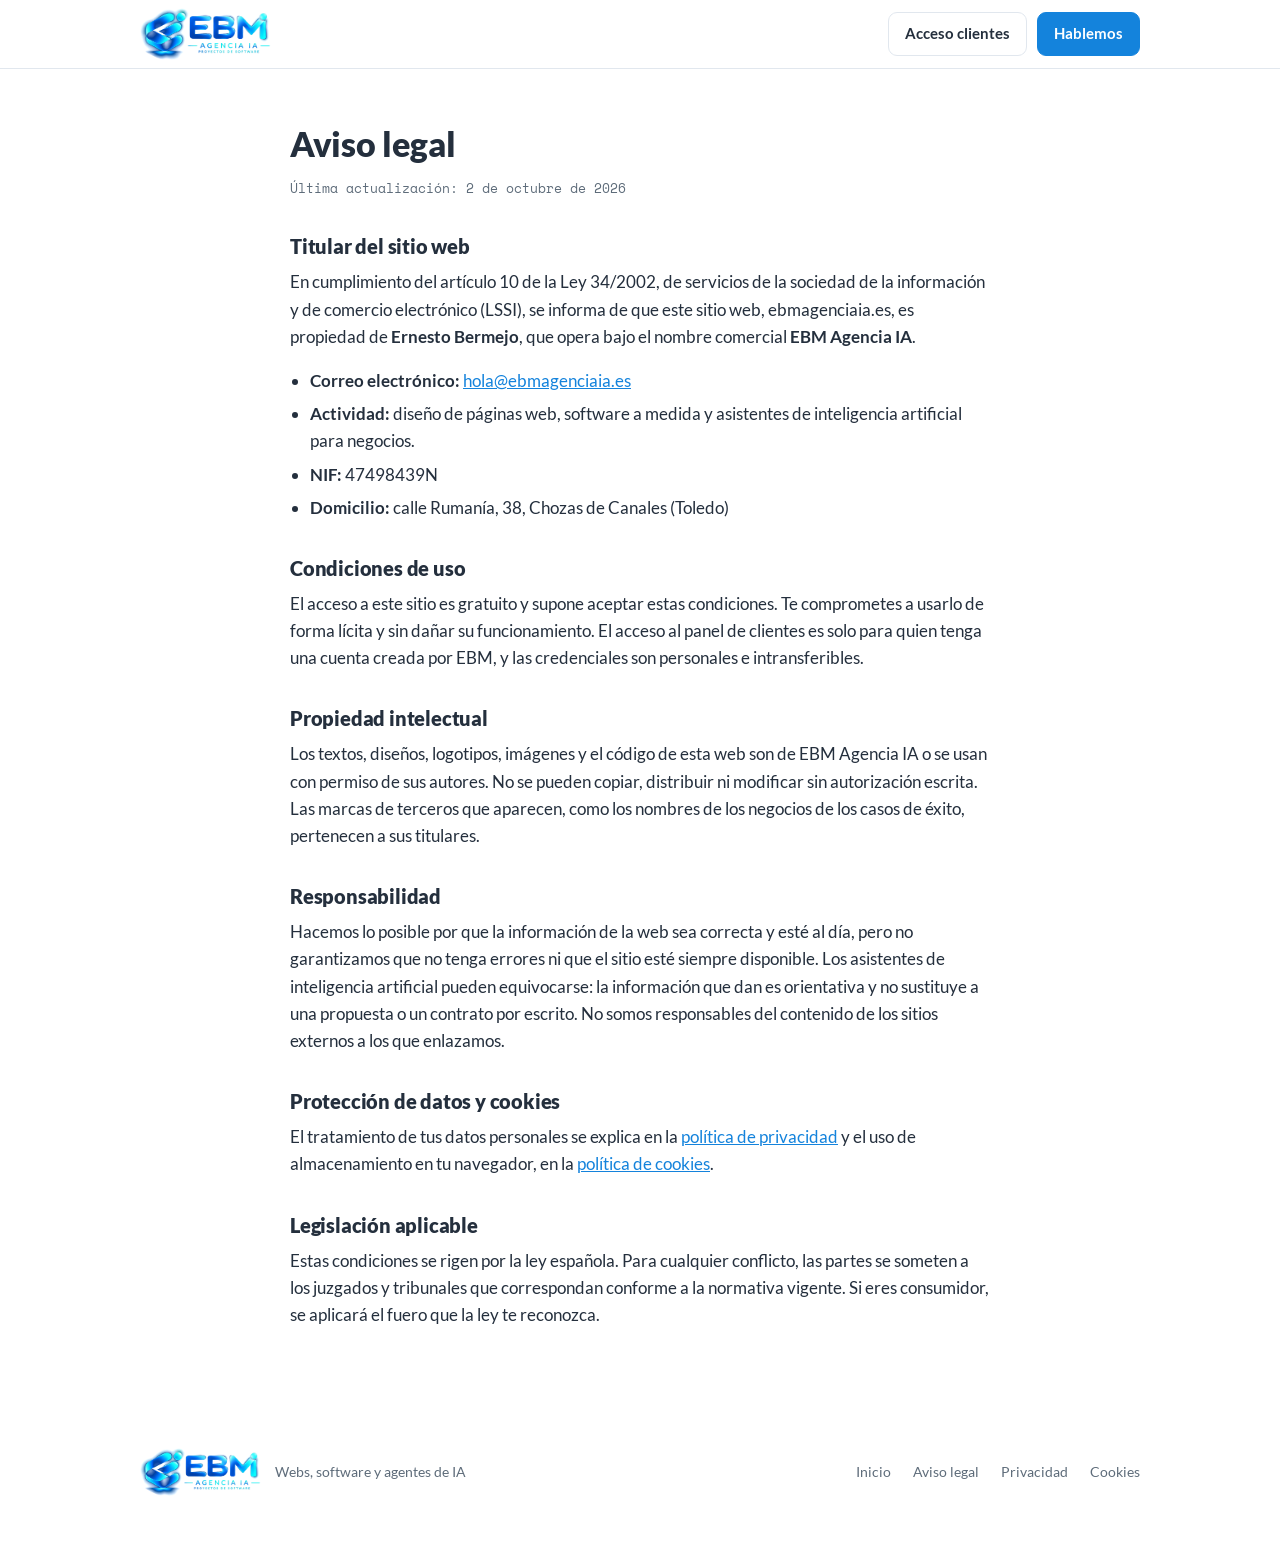
<file: aviso-legal.html>
<!doctype html>
<html lang="es">
<head>
  <meta charset="utf-8">
  <meta name="viewport" content="width=device-width, initial-scale=1">
  <title>Aviso legal · EBM Agencia IA</title>
  <meta name="description" content="Titular, condiciones de uso y responsabilidad del sitio web de EBM Agencia IA.">
  <link rel="canonical" href="https://ebmagenciaia.es/aviso-legal.html">
  <link rel="icon" href="/favicon.ico" sizes="48x48">
  <link rel="icon" type="image/png" href="/assets/favicon-192.png" sizes="192x192">
  <link rel="apple-touch-icon" href="/assets/apple-touch-icon.png">
  <link rel="stylesheet" href="css/fonts.css">
  <link rel="stylesheet" href="css/site.css">
  <style>
    .legal { max-width: 780px; padding-top: 48px; padding-bottom: 64px; }
    .legal h1 { margin-bottom: 8px; }
    .legal h2 { margin: 36px 0 10px; font-size: 20px; }
    .legal p, .legal li { color: var(--ink); }
    .legal ul { padding-left: 20px; display: flex; flex-direction: column; gap: 6px; }
    .legal .upd { color: var(--ink-soft); font-family: var(--mono); font-size: 12.5px; }
    .legal table { width: 100%; border-collapse: collapse; font-size: 14.5px; margin: 8px 0; }
    .legal th, .legal td { text-align: left; vertical-align: top; padding: 9px 10px; border-bottom: 1px solid var(--line); }
    .legal th { font-family: var(--mono); font-size: 11.5px; text-transform: uppercase; letter-spacing: .05em; color: var(--ink-soft); }
    .legal .scroll { overflow-x: auto; }
  </style>
</head>
<body>
  <header class="top">
    <div class="wrap navrow">
      <a class="brand" href="./" aria-label="EBM, inicio"><img src="assets/logo-ebm.png" alt="EBM"></a>
      <div class="nav-cta">
        <a class="btn small" href="admin/">Acceso clientes</a>
        <a class="btn primary small" href="./#contacto">Hablemos</a>
      </div>
    </div>
  </header>

  <main class="wrap legal">
    <h1>Aviso legal</h1>
    <p class="upd">Última actualización: 2 de octubre de 2026</p>

    <h2>Titular del sitio web</h2>
    <p>En cumplimiento del artículo 10 de la Ley 34/2002, de servicios de la sociedad de la información y de comercio electrónico (LSSI), se informa de que este sitio web, ebmagenciaia.es, es propiedad de <strong>Ernesto Bermejo</strong>, que opera bajo el nombre comercial <strong>EBM Agencia IA</strong>.</p>
    <ul>
      <li><strong>Correo electrónico:</strong> <a href="mailto:hola@ebmagenciaia.es">hola@ebmagenciaia.es</a></li>
      <li><strong>Actividad:</strong> diseño de páginas web, software a medida y asistentes de inteligencia artificial para negocios.</li>
      <li><strong>NIF:</strong> 47498439N</li>
      <li><strong>Domicilio:</strong> calle Rumanía, 38, Chozas de Canales (Toledo)</li>
    </ul>

    <h2>Condiciones de uso</h2>
    <p>El acceso a este sitio es gratuito y supone aceptar estas condiciones. Te comprometes a usarlo de forma lícita y sin dañar su funcionamiento. El acceso al panel de clientes es solo para quien tenga una cuenta creada por EBM, y las credenciales son personales e intransferibles.</p>

    <h2>Propiedad intelectual</h2>
    <p>Los textos, diseños, logotipos, imágenes y el código de esta web son de EBM Agencia IA o se usan con permiso de sus autores. No se pueden copiar, distribuir ni modificar sin autorización escrita. Las marcas de terceros que aparecen, como los nombres de los negocios de los casos de éxito, pertenecen a sus titulares.</p>

    <h2>Responsabilidad</h2>
    <p>Hacemos lo posible por que la información de la web sea correcta y esté al día, pero no garantizamos que no tenga errores ni que el sitio esté siempre disponible. Los asistentes de inteligencia artificial pueden equivocarse: la información que dan es orientativa y no sustituye a una propuesta o un contrato por escrito. No somos responsables del contenido de los sitios externos a los que enlazamos.</p>

    <h2>Protección de datos y cookies</h2>
    <p>El tratamiento de tus datos personales se explica en la <a href="privacidad.html">política de privacidad</a> y el uso de almacenamiento en tu navegador, en la <a href="cookies.html">política de cookies</a>.</p>

    <h2>Legislación aplicable</h2>
    <p>Estas condiciones se rigen por la ley española. Para cualquier conflicto, las partes se someten a los juzgados y tribunales que correspondan conforme a la normativa vigente. Si eres consumidor, se aplicará el fuero que la ley te reconozca.</p>

  </main>

  <footer>
    <div class="wrap foot-row">
      <div class="foot-brand"><img src="assets/logo-ebm.png" alt="EBM"><span>Webs, software y agentes de IA</span></div>
      <div class="foot-links">
        <a href="./">Inicio</a>
        <a href="aviso-legal.html">Aviso legal</a>
        <a href="privacidad.html">Privacidad</a>
        <a href="cookies.html">Cookies</a>
      </div>
    </div>
  </footer>
  <script src="js/track.js?v=1" defer></script>
</body>
</html>
</file>
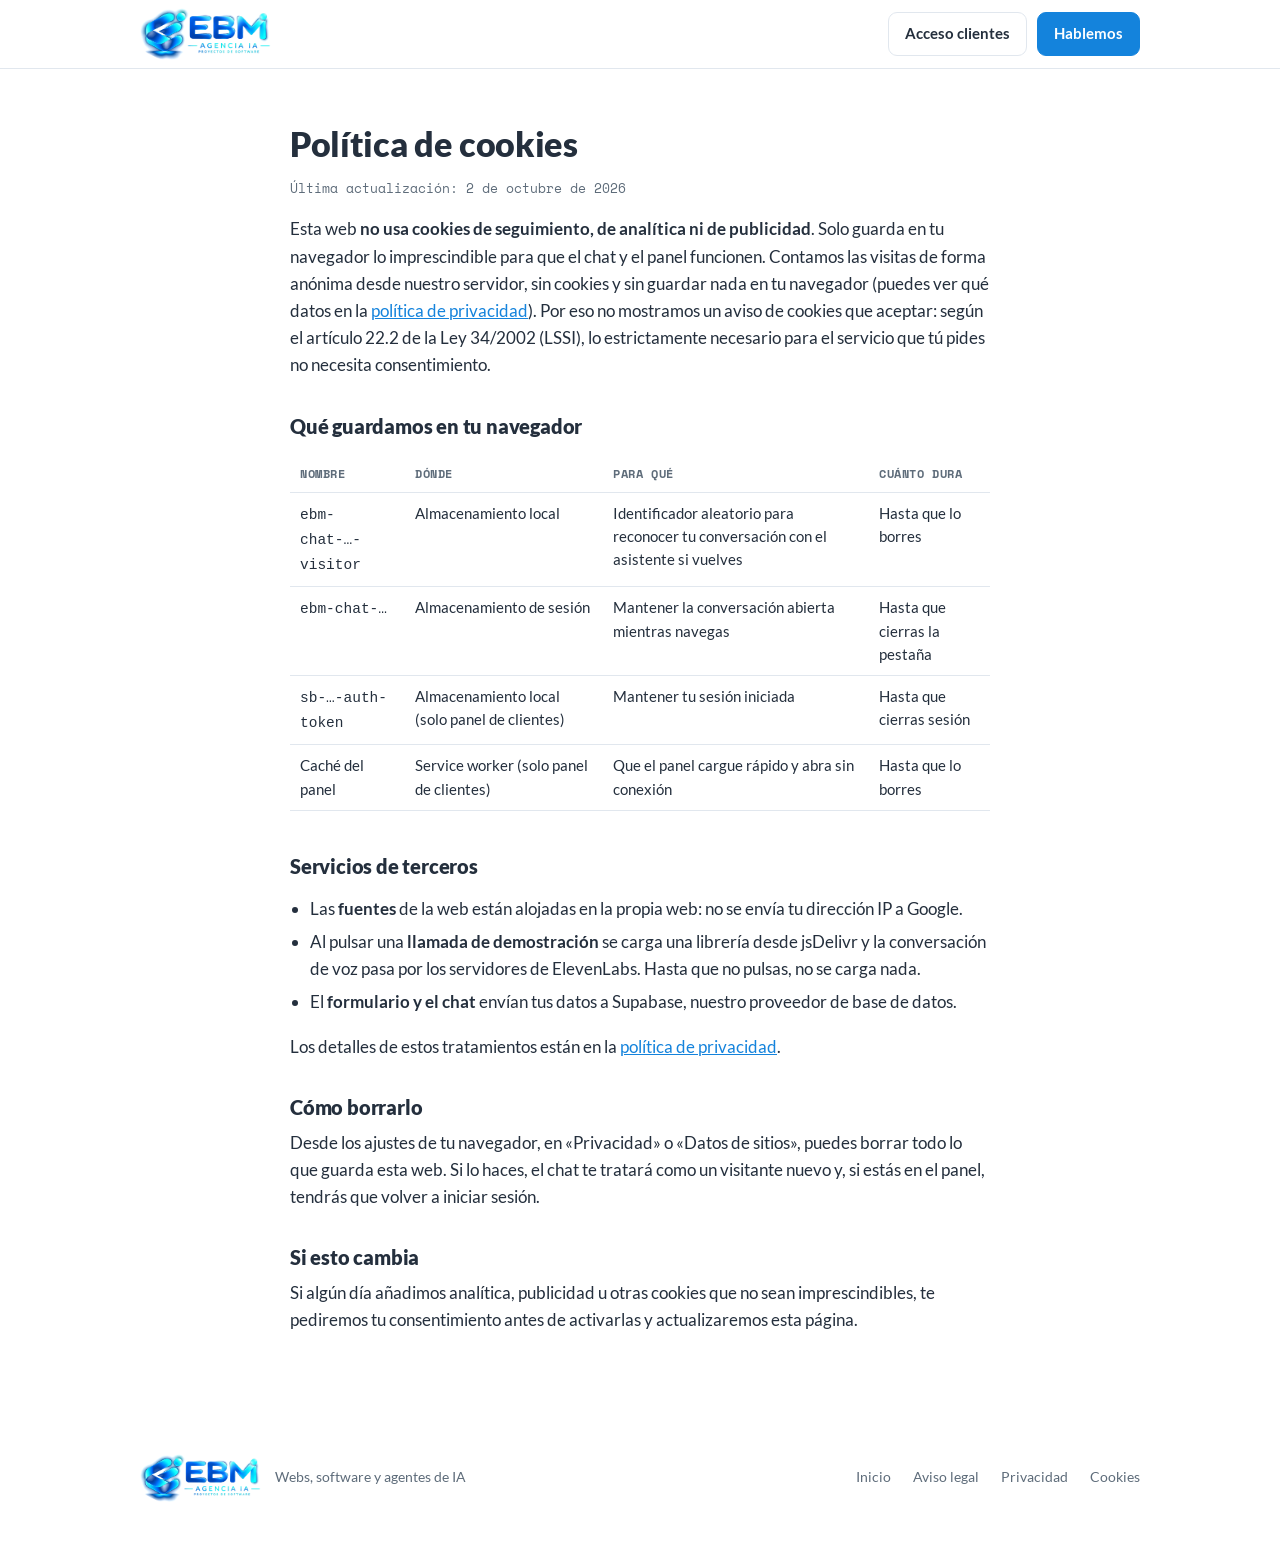
<file: cookies.html>
<!doctype html>
<html lang="es">
<head>
  <meta charset="utf-8">
  <meta name="viewport" content="width=device-width, initial-scale=1">
  <title>Política de cookies · EBM Agencia IA</title>
  <meta name="description" content="Qué guarda en tu navegador la web de EBM Agencia IA: solo lo imprescindible, sin cookies de seguimiento.">
  <link rel="canonical" href="https://ebmagenciaia.es/cookies.html">
  <link rel="icon" href="/favicon.ico" sizes="48x48">
  <link rel="icon" type="image/png" href="/assets/favicon-192.png" sizes="192x192">
  <link rel="apple-touch-icon" href="/assets/apple-touch-icon.png">
  <link rel="stylesheet" href="css/fonts.css">
  <link rel="stylesheet" href="css/site.css">
  <style>
    .legal { max-width: 780px; padding-top: 48px; padding-bottom: 64px; }
    .legal h1 { margin-bottom: 8px; }
    .legal h2 { margin: 36px 0 10px; font-size: 20px; }
    .legal p, .legal li { color: var(--ink); }
    .legal ul { padding-left: 20px; display: flex; flex-direction: column; gap: 6px; }
    .legal .upd { color: var(--ink-soft); font-family: var(--mono); font-size: 12.5px; }
    .legal table { width: 100%; border-collapse: collapse; font-size: 14.5px; margin: 8px 0; }
    .legal th, .legal td { text-align: left; vertical-align: top; padding: 9px 10px; border-bottom: 1px solid var(--line); }
    .legal th { font-family: var(--mono); font-size: 11.5px; text-transform: uppercase; letter-spacing: .05em; color: var(--ink-soft); }
    .legal .scroll { overflow-x: auto; }
    @media (max-width: 640px) {
      .legal thead { display: none; }
      .legal table, .legal tbody, .legal tr, .legal td { display: block; width: 100%; }
      .legal tr { border: 1px solid var(--line); border-radius: 12px; padding: 6px 12px; margin-bottom: 12px; background: var(--surface); }
      .legal td { border: 0; padding: 6px 0; }
      .legal td::before { content: attr(data-label); display: block; font-family: var(--mono); font-size: 11px; text-transform: uppercase; letter-spacing: .05em; color: var(--ink-soft); }
    }
  </style>
</head>
<body>
  <header class="top">
    <div class="wrap navrow">
      <a class="brand" href="./" aria-label="EBM, inicio"><img src="assets/logo-ebm.png" alt="EBM"></a>
      <div class="nav-cta">
        <a class="btn small" href="admin/">Acceso clientes</a>
        <a class="btn primary small" href="./#contacto">Hablemos</a>
      </div>
    </div>
  </header>

  <main class="wrap legal">
    <h1>Política de cookies</h1>
    <p class="upd">Última actualización: 2 de octubre de 2026</p>

    <p>Esta web <strong>no usa cookies de seguimiento, de analítica ni de publicidad</strong>. Solo guarda en tu navegador lo imprescindible para que el chat y el panel funcionen. Contamos las visitas de forma anónima desde nuestro servidor, sin cookies y sin guardar nada en tu navegador (puedes ver qué datos en la <a href="privacidad.html">política de privacidad</a>). Por eso no mostramos un aviso de cookies que aceptar: según el artículo 22.2 de la Ley 34/2002 (LSSI), lo estrictamente necesario para el servicio que tú pides no necesita consentimiento.</p>

    <h2>Qué guardamos en tu navegador</h2>
    <div class="scroll"><table>
      <thead><tr><th>Nombre</th><th>Dónde</th><th>Para qué</th><th>Cuánto dura</th></tr></thead>
      <tbody>
        <tr><td data-label="Nombre"><code>ebm-chat-…-visitor</code></td><td data-label="Dónde">Almacenamiento local</td><td data-label="Para qué">Identificador aleatorio para reconocer tu conversación con el asistente si vuelves</td><td data-label="Cuánto dura">Hasta que lo borres</td></tr>
        <tr><td data-label="Nombre"><code>ebm-chat-…</code></td><td data-label="Dónde">Almacenamiento de sesión</td><td data-label="Para qué">Mantener la conversación abierta mientras navegas</td><td data-label="Cuánto dura">Hasta que cierras la pestaña</td></tr>
        <tr><td data-label="Nombre"><code>sb-…-auth-token</code></td><td data-label="Dónde">Almacenamiento local (solo panel de clientes)</td><td data-label="Para qué">Mantener tu sesión iniciada</td><td data-label="Cuánto dura">Hasta que cierras sesión</td></tr>
        <tr><td data-label="Nombre">Caché del panel</td><td data-label="Dónde">Service worker (solo panel de clientes)</td><td data-label="Para qué">Que el panel cargue rápido y abra sin conexión</td><td data-label="Cuánto dura">Hasta que lo borres</td></tr>
      </tbody>
    </table></div>

    <h2>Servicios de terceros</h2>
    <ul>
      <li>Las <strong>fuentes</strong> de la web están alojadas en la propia web: no se envía tu dirección IP a Google.</li>
      <li>Al pulsar una <strong>llamada de demostración</strong> se carga una librería desde jsDelivr y la conversación de voz pasa por los servidores de ElevenLabs. Hasta que no pulsas, no se carga nada.</li>
      <li>El <strong>formulario y el chat</strong> envían tus datos a Supabase, nuestro proveedor de base de datos.</li>
    </ul>
    <p>Los detalles de estos tratamientos están en la <a href="privacidad.html">política de privacidad</a>.</p>

    <h2>Cómo borrarlo</h2>
    <p>Desde los ajustes de tu navegador, en «Privacidad» o «Datos de sitios», puedes borrar todo lo que guarda esta web. Si lo haces, el chat te tratará como un visitante nuevo y, si estás en el panel, tendrás que volver a iniciar sesión.</p>

    <h2>Si esto cambia</h2>
    <p>Si algún día añadimos analítica, publicidad u otras cookies que no sean imprescindibles, te pediremos tu consentimiento antes de activarlas y actualizaremos esta página.</p>

  </main>

  <footer>
    <div class="wrap foot-row">
      <div class="foot-brand"><img src="assets/logo-ebm.png" alt="EBM"><span>Webs, software y agentes de IA</span></div>
      <div class="foot-links">
        <a href="./">Inicio</a>
        <a href="aviso-legal.html">Aviso legal</a>
        <a href="privacidad.html">Privacidad</a>
        <a href="cookies.html">Cookies</a>
      </div>
    </div>
  </footer>
  <script src="js/track.js?v=1" defer></script>
</body>
</html>
</file>
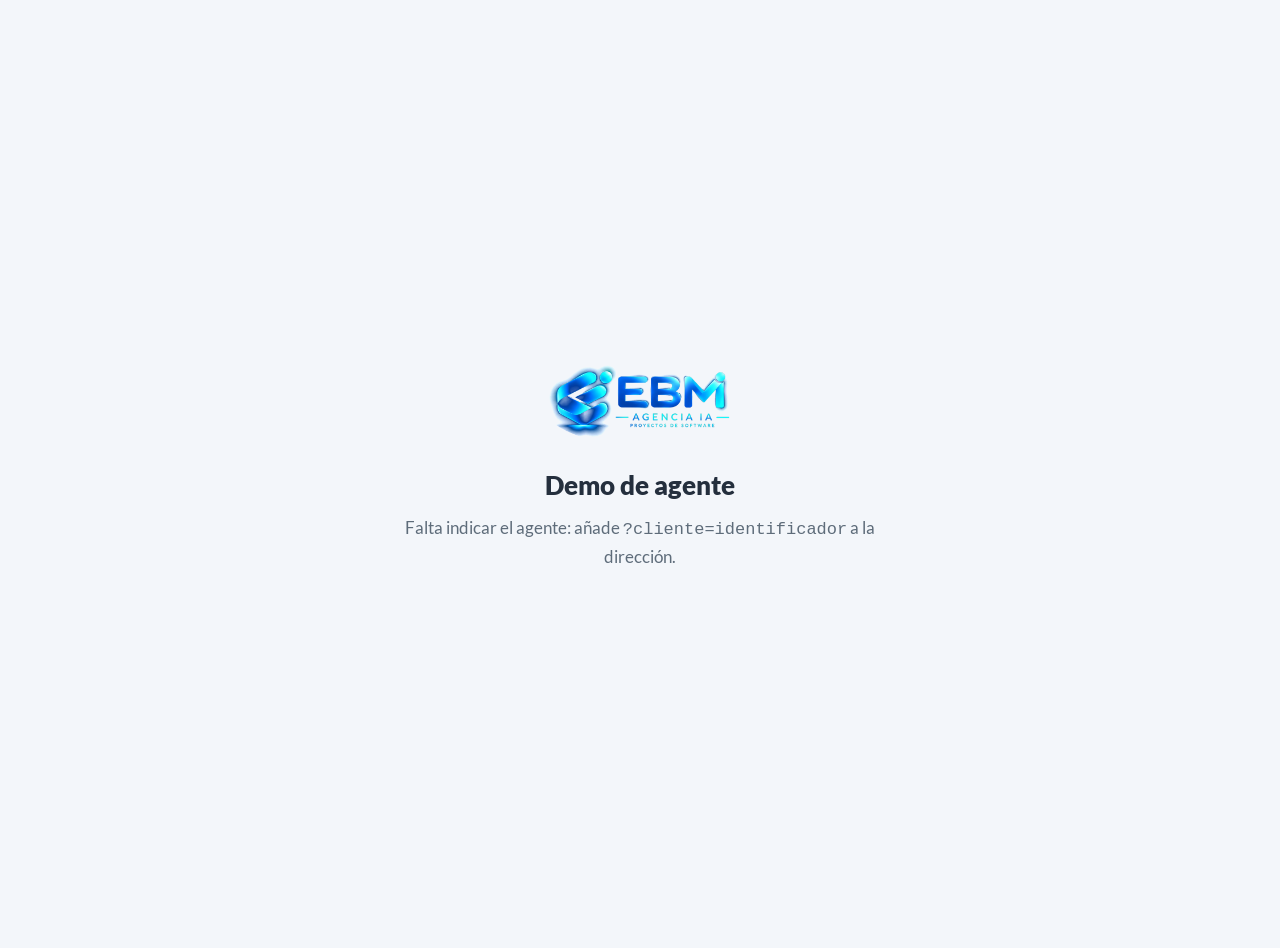
<file: demo.html>
<!doctype html>
<html lang="es">
<head>
  <meta charset="utf-8">
  <meta name="viewport" content="width=device-width, initial-scale=1">
  <meta name="robots" content="noindex">
  <title>EBM · Demo de agente</title>
  <link rel="icon" href="assets/logo-ebm.png">
  <link rel="stylesheet" href="css/fonts.css">
  <style>
    body { margin: 0; min-height: 100vh; display: grid; place-items: center; padding: 24px 16px;
      background: #F3F6FA; color: #242F3D; font: 400 17px/1.6 "Lato", -apple-system, "Segoe UI", Arial, sans-serif; }
    main { max-width: 520px; text-align: center; }
    img { height: 72px; width: auto; }
    h1 { font-size: 26px; font-weight: 900; margin: 20px 0 8px; text-wrap: balance; }
    p { margin: 0 0 12px; color: #5E6C7A; }
    /* Negocios con manual de marca propio (ver BRANDS en el script): colores y letras suyos. */
    body.brand { background: var(--bg); color: var(--ink); font-family: "Montserrat", -apple-system, "Segoe UI", Arial, sans-serif; font-size: 16px; }
    body.brand h1 { font-family: "Cormorant Garamond", Georgia, serif; font-weight: 600; font-size: 38px; line-height: 1.1; }
    body.brand p { color: var(--ink-soft); }
    body.brand main img { height: 150px; }
    body.brand .by { margin-top: 36px; font-size: 12.5px; color: var(--ink-soft); }
  </style>
</head>
<body>
  <main>
    <img src="assets/logo-ebm.png" alt="EBM">
    <h1 id="title">Demo de agente</h1>
    <p id="text">Falta indicar el agente: añade <code>?cliente=identificador</code> a la dirección.</p>
  </main>
  <script>
    // Página para enseñar el agente de cualquier cliente: demo.html?cliente=identificador&nombre=Nombre
    // (opcional &bienvenida=Texto del primer mensaje; el enlace que copia el panel ya lo lleva).
    const params = new URLSearchParams(location.search);
    const client = (params.get('cliente') || '').replace(/[^a-z0-9-]/g, '');
    const name = (params.get('nombre') || '').slice(0, 60);
    const welcome = (params.get('bienvenida') || '').slice(0, 300);
    // Marca de cada negocio que tiene manual de marca: color del chat, logo y fondo. Añadir aquí los nuevos.
    const BRANDS = {
      dzzero: { color: '#8B6231', bg: '#FAF6F5', ink: '#192E39', soft: '#5C6B74', logo: 'assets/dzzero-logo-completo.png', avatar: 'assets/dzzero-logo.png', button: 'marrón' },
    };
    const brand = BRANDS[client];
    if (brand) {
      document.body.classList.add('brand');
      document.body.style.setProperty('--bg', brand.bg);
      document.body.style.setProperty('--ink', brand.ink);
      document.body.style.setProperty('--ink-soft', brand.soft);
      const logo = document.querySelector('main img');
      logo.src = brand.logo;
      logo.alt = name || 'Logo';
      document.querySelector('link[rel=icon]').href = brand.avatar;
      document.title = `${name || 'Asistente'} · Asistente virtual`;
      const by = document.createElement('p');
      by.className = 'by';
      by.textContent = 'Con tecnología de EBM Agencia IA';
      document.querySelector('main').append(by);
    }
    if (client) {
      document.getElementById('title').textContent = name ? `Asistente de ${name}` : 'Demo de agente';
      document.getElementById('text').textContent = `Pulsa el botón ${brand ? brand.button : 'azul'} de abajo a la derecha y pregúntale lo que quieras. Con «Nueva», arriba en el chat, empiezas otra conversación.`;
      const script = document.createElement('script');
      script.src = 'js/chat.js?v=6';
      script.dataset.client = client;
      script.dataset.title = name || 'Asistente';
      if (brand) { script.dataset.color = brand.color; script.dataset.avatar = new URL(brand.avatar, location.href).href; }
      if (welcome) script.dataset.welcome = welcome;
      document.body.append(script);
    }
  </script>
  <script src="js/track.js?v=1" defer></script>
</body>
</html>
</file>
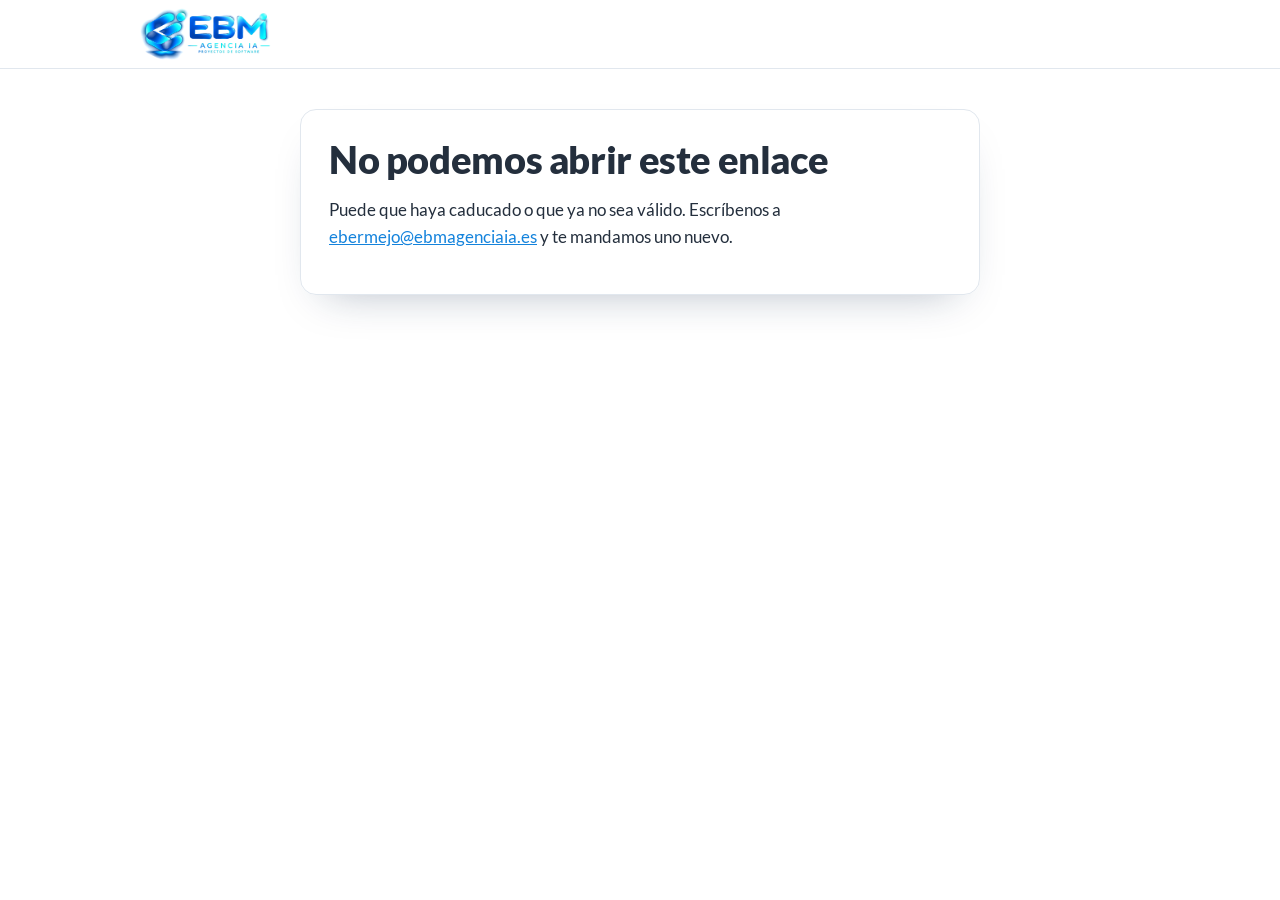
<file: firmar.html>
<!doctype html>
<html lang="es">
<head>
  <meta charset="utf-8">
  <meta name="viewport" content="width=device-width, initial-scale=1">
  <title>Firmar · EBM Agencia IA</title>
  <meta name="robots" content="noindex, nofollow">
  <meta name="referrer" content="no-referrer">
  <link rel="icon" href="/favicon.ico" sizes="48x48">
  <link rel="icon" type="image/png" href="/assets/favicon-192.png" sizes="192x192">
  <link rel="apple-touch-icon" href="/assets/apple-touch-icon.png">
  <link rel="stylesheet" href="css/fonts.css">
  <link rel="stylesheet" href="css/site.css">
  <style>
    .sign { max-width: 760px; padding-top: 40px; padding-bottom: 64px; }
    .sign h1 { margin-bottom: 6px; }
    .sign .lead { color: var(--ink-soft); margin-top: 0; }
    .doc { display: flex; align-items: center; justify-content: space-between; gap: 16px; flex-wrap: wrap;
      border: 1px solid var(--line); border-radius: 14px; padding: 18px 20px; background: var(--surface); margin: 24px 0; }
    .doc b { display: block; font-size: 17px; }
    .doc span { color: var(--ink-soft); font-size: 14.5px; }
    .sig-wrap { position: relative; }
    #sig { width: 100%; height: 180px; border: 1px dashed var(--ink-soft); border-radius: 12px; background: #fff; touch-action: none; display: block; }
    .sig-actions { display: flex; justify-content: space-between; align-items: center; font-size: 14px; color: var(--ink-soft); margin-top: 6px; }
    .link { background: none; border: 0; padding: 0; font: inherit; color: var(--blue-strong); cursor: pointer; text-decoration: underline; }
    .state { border: 1px solid var(--line); border-radius: 16px; padding: 28px; box-shadow: var(--shadow); }
    .state h2 { margin-top: 0; }
    [hidden] { display: none !important; }
    .fine { font-size: 13.5px; color: var(--ink-soft); }
  </style>
</head>
<body>
  <header class="top">
    <div class="wrap navrow">
      <a class="brand" href="./" aria-label="EBM, inicio"><img src="assets/logo-ebm.png" alt="EBM"></a>
    </div>
  </header>

  <main class="wrap sign">
    <section id="loading" class="state"><p>Cargando…</p></section>

    <section id="invalid" class="state" hidden>
      <h2>No podemos abrir este enlace</h2>
      <p id="invalidText">Puede que haya caducado o que ya no sea válido. Escríbenos a <a href="mailto:ebermejo@ebmagenciaia.es">ebermejo@ebmagenciaia.es</a> y te mandamos uno nuevo.</p>
    </section>

    <section id="signed" class="state" hidden>
      <h2 id="signedH">Documento firmado</h2>
      <p id="signedText">Muchas gracias. Hemos recibido tu firma y te llegará una copia por correo.</p>
    </section>

    <section id="formState" hidden>
      <h1 id="h1">Aceptar la propuesta</h1>
      <p class="lead" id="leadTxt">Revisa la propuesta y, si estás de acuerdo, rellena tus datos y firma con el dedo o el ratón.</p>

      <div class="doc">
        <div><b id="docName">Propuesta</b><span id="clientName"></span></div>
        <a id="pdfLink" class="btn small" href="#" target="_blank" rel="noopener">Ver la propuesta (PDF)</a>
      </div>

      <form id="form" class="form" novalidate>
        <div class="grid2">
          <label class="field"><span>Empresa</span><input id="f_company" autocomplete="organization"></label>
          <label class="field"><span>CIF</span><input id="f_cif" autocapitalize="characters"></label>
          <label class="field"><span>Tu nombre y apellidos</span><input id="f_name" required autocomplete="name"></label>
          <label class="field"><span>Tu DNI o NIE</span><input id="f_nif" required autocapitalize="characters"></label>
          <label class="field"><span>Cargo</span><input id="f_role" placeholder="Gerente, administrador…"></label>
          <label class="field"><span>Teléfono</span><input id="f_phone" type="tel" autocomplete="tel"></label>
        </div>
        <label class="field"><span>Correo</span><input id="f_email" type="email" autocomplete="email"><small id="mailHint">Te mandamos aquí la propuesta firmada.</small></label>

        <div class="field">
          <span>Firma</span>
          <div class="sig-wrap"><canvas id="sig" aria-label="Recuadro para firmar"></canvas></div>
          <div class="sig-actions"><span>Firma dentro del recuadro.</span><button type="button" class="link" id="clear">Borrar y repetir</button></div>
        </div>
        <label class="field"><span>Nombre bajo la firma</span><input id="f_typed" required></label>

        <label class="check"><input type="checkbox" id="f_accept"><span id="acceptTxt">He leído la propuesta y acepto sus condiciones, precios y servicios tal y como figuran en ella.</span></label>
        <p class="fine">Al firmar guardamos tus datos, la firma, la fecha y hora, tu IP y tu navegador como prueba de la aceptación, y añadimos una hoja final al documento con todo ello. Más información en la <a href="privacidad.html" target="_blank" rel="noopener">política de privacidad</a>.</p>
        <button class="btn primary" id="submit" type="submit">Firmar y aceptar</button>
        <p class="form-note" id="note" role="status"></p>
      </form>
    </section>
  </main>

  <script type="module">
    import { SUPABASE_URL, SUPABASE_KEY } from './admin/js/config.js';
    const API = `${SUPABASE_URL}/functions/v1/firma`;
    const $ = (id) => document.getElementById(id);
    const token = new URLSearchParams(location.search).get('t') || '';

    function show(id) {
      for (const s of ['loading', 'invalid', 'signed', 'formState']) $(s).hidden = s !== id;
    }
    async function call(body) {
      const res = await fetch(API, {
        method: 'POST',
        headers: { 'Content-Type': 'application/json', apikey: SUPABASE_KEY },
        body: JSON.stringify({ token, ...body }),
      });
      const data = await res.json().catch(() => ({}));
      if (!res.ok) throw new Error(data.error || 'No se ha podido conectar. Inténtalo otra vez.');
      return data;
    }
    // Textos según sea una propuesta o un contrato.
    let W = { it: 'la propuesta', done: 'la propuesta firmada', Done: 'Propuesta firmada' };
    function wording(kind) {
      if (kind !== 'contrato') return;
      W = { it: 'el contrato', done: 'el contrato firmado', Done: 'Contrato firmado' };
      $('h1').textContent = 'Firmar el contrato';
      $('leadTxt').textContent = 'Lee el contrato y sus anexos (incluido el encargo del tratamiento de datos personales) y, si estás de acuerdo, rellena tus datos y firma con el dedo o el ratón.';
      $('pdfLink').textContent = 'Ver el contrato (PDF)';
      $('mailHint').textContent = 'Te mandamos aquí el contrato firmado.';
      $('acceptTxt').textContent = 'He leído el contrato y sus anexos y los acepto íntegramente, incluido el encargo del tratamiento de datos personales.';
    }
    const fmt = (iso) => new Intl.DateTimeFormat('es-ES', { day: 'numeric', month: 'long', year: 'numeric' }).format(new Date(iso));

    // Recuadro de firma (como el contrato de Mi Pequeño Rincón).
    let pad;
    function setupPad() {
      const canvas = $('sig');
      const ratio = window.devicePixelRatio || 1;
      canvas.width = canvas.clientWidth * ratio;
      canvas.height = canvas.clientHeight * ratio;
      const ctx = canvas.getContext('2d');
      ctx.scale(ratio, ratio);
      ctx.strokeStyle = '#12294A';
      ctx.lineWidth = 2.2;
      ctx.lineCap = 'round';
      ctx.lineJoin = 'round';
      let drawing = false, drawn = false;
      const pos = (e) => {
        const r = canvas.getBoundingClientRect();
        const p = e.touches ? e.touches[0] : e;
        return { x: p.clientX - r.left, y: p.clientY - r.top };
      };
      const start = (e) => { drawing = true; drawn = true; const p = pos(e); ctx.beginPath(); ctx.moveTo(p.x, p.y); e.preventDefault(); };
      const move = (e) => { if (!drawing) return; const p = pos(e); ctx.lineTo(p.x, p.y); ctx.stroke(); e.preventDefault(); };
      const end = () => { drawing = false; };
      canvas.addEventListener('mousedown', start);
      canvas.addEventListener('mousemove', move);
      window.addEventListener('mouseup', end);
      canvas.addEventListener('touchstart', start, { passive: false });
      canvas.addEventListener('touchmove', move, { passive: false });
      canvas.addEventListener('touchend', end);
      $('clear').addEventListener('click', () => { ctx.clearRect(0, 0, canvas.width, canvas.height); drawn = false; });
      pad = { isEmpty: () => !drawn, toDataURL: () => canvas.toDataURL('image/png') };
    }

    async function init() {
      if (!token) return show('invalid');
      try {
        const d = await call({ action: 'get' });
        wording(d.kind);
        if (d.status === 'signed') {
          $('signedH').textContent = W.Done;
          $('signedText').textContent = `${d.signer_name || 'Ya'} firmó «${d.document}» el ${fmt(d.signed_at)}. Muchas gracias.`;
          return show('signed');
        }
        $('docName').textContent = d.document;
        $('clientName').textContent = d.client;
        $('pdfLink').href = d.pdf_url || '#';
        const p = d.prefill || {};
        $('f_company').value = p.company_name || '';
        $('f_name').value = p.signer_name || '';
        $('f_typed').value = p.signer_name || '';
        $('f_email').value = p.signer_email || '';
        $('f_phone').value = p.signer_phone || '';
        $('f_name').addEventListener('input', () => { if (!$('f_typed').dataset.touched) $('f_typed').value = $('f_name').value; });
        $('f_typed').addEventListener('input', () => { $('f_typed').dataset.touched = '1'; });
        // El recuadro tiene que estar visible antes de medirlo.
        show('formState');
        setupPad();
      } catch (err) {
        $('invalidText').textContent = err.message;
        show('invalid');
      }
    }

    $('form').addEventListener('submit', async (e) => {
      e.preventDefault();
      const note = $('note');
      note.className = 'form-note error';
      if (!$('f_name').value.trim() || !$('f_nif').value.trim()) return (note.textContent = 'Pon tu nombre y tu DNI o NIE.');
      if (pad.isEmpty()) return (note.textContent = 'Dibuja tu firma en el recuadro.');
      if (!$('f_typed').value.trim()) return (note.textContent = 'Escribe tu nombre bajo la firma.');
      if (!$('f_accept').checked) return (note.textContent = `Marca la casilla para aceptar ${W.it}.`);
      note.className = 'form-note';
      note.textContent = 'Guardando la firma…';
      $('submit').disabled = true;
      try {
        await call({
          action: 'sign', accept: true,
          company_name: $('f_company').value, company_cif: $('f_cif').value,
          signer_name: $('f_name').value, signer_nif: $('f_nif').value, signer_role: $('f_role').value,
          signer_email: $('f_email').value, signer_phone: $('f_phone').value,
          typed_name: $('f_typed').value, signature_png: pad.toDataURL(), user_agent: navigator.userAgent,
        });
        $('signedText').textContent = $('f_email').value.trim()
          ? `Muchas gracias. Hemos recibido tu firma y te acabamos de mandar ${W.done} por correo.`
          : 'Muchas gracias. Hemos recibido tu firma.';
        $('signedH').textContent = W.Done;
        show('signed');
        window.scrollTo(0, 0);
      } catch (err) {
        note.className = 'form-note error';
        note.textContent = err.message;
        $('submit').disabled = false;
      }
    });

    init();
  </script>
</body>
</html>
</file>
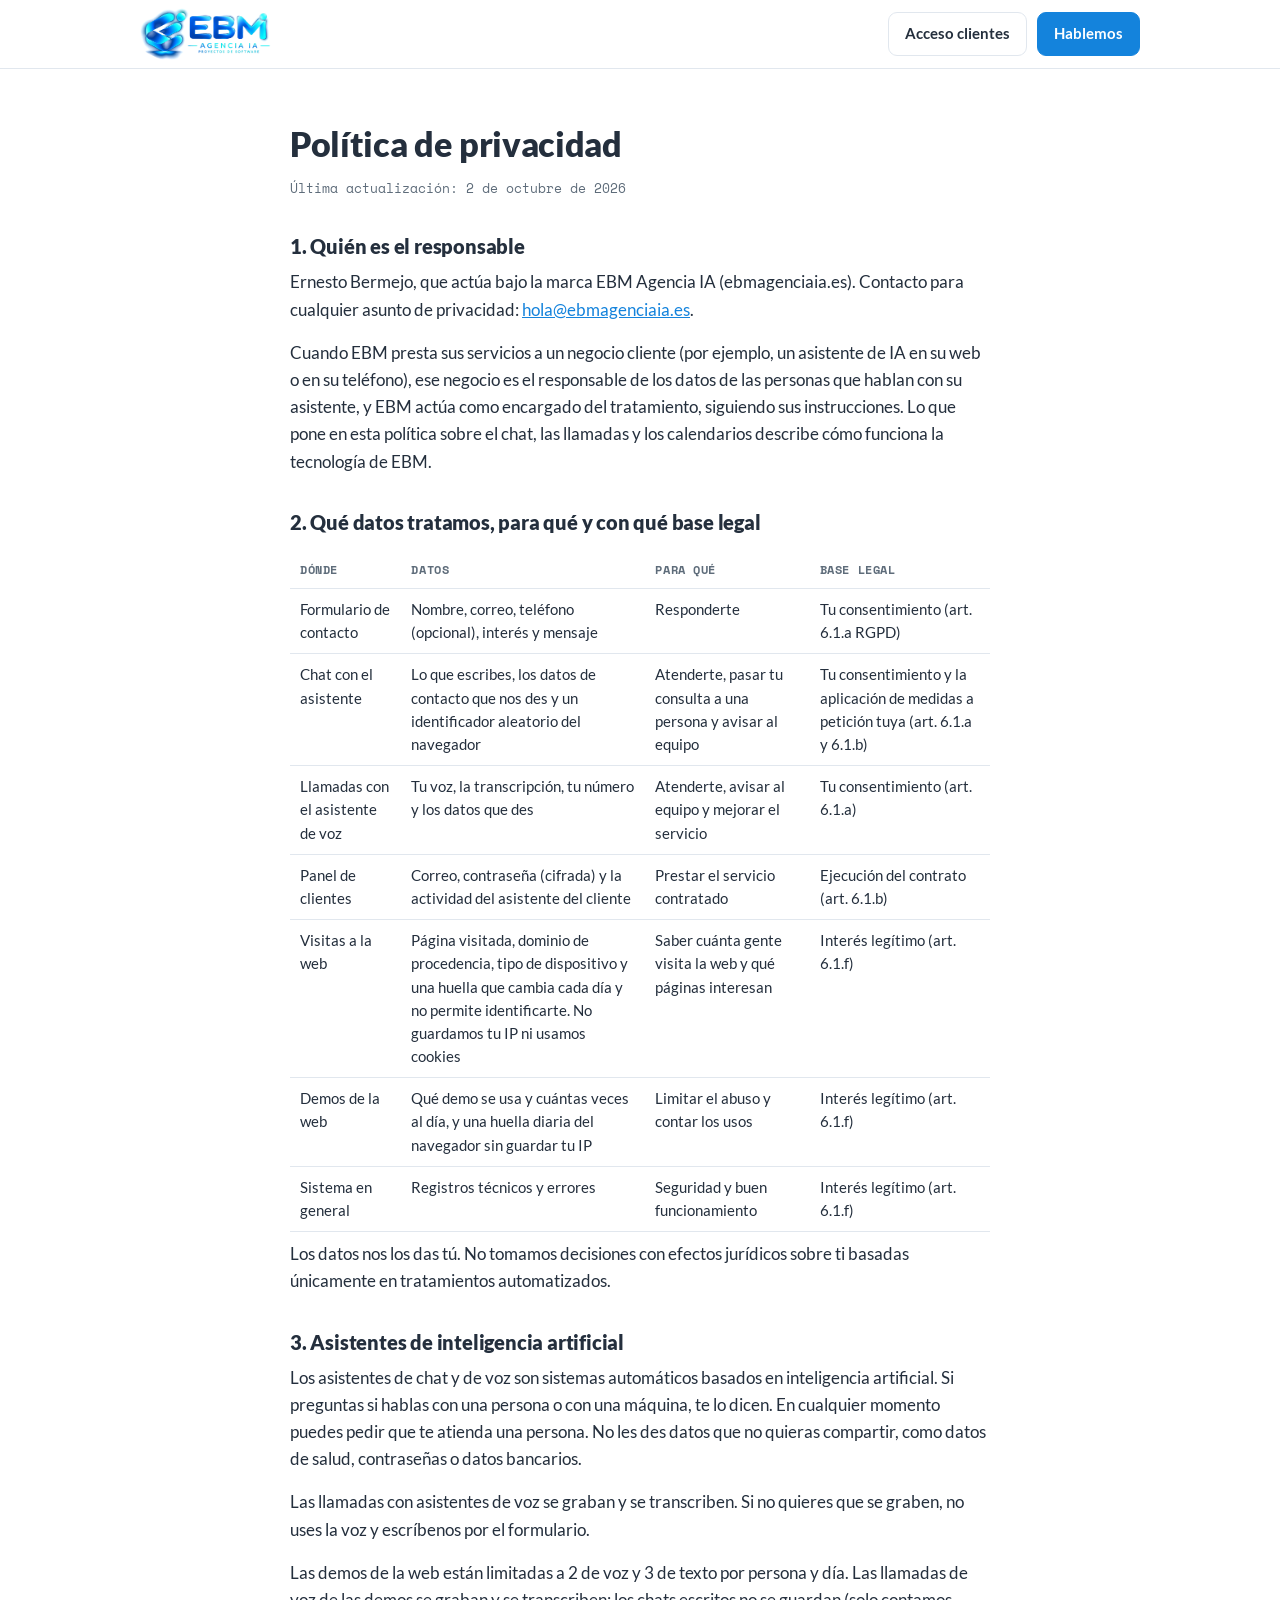
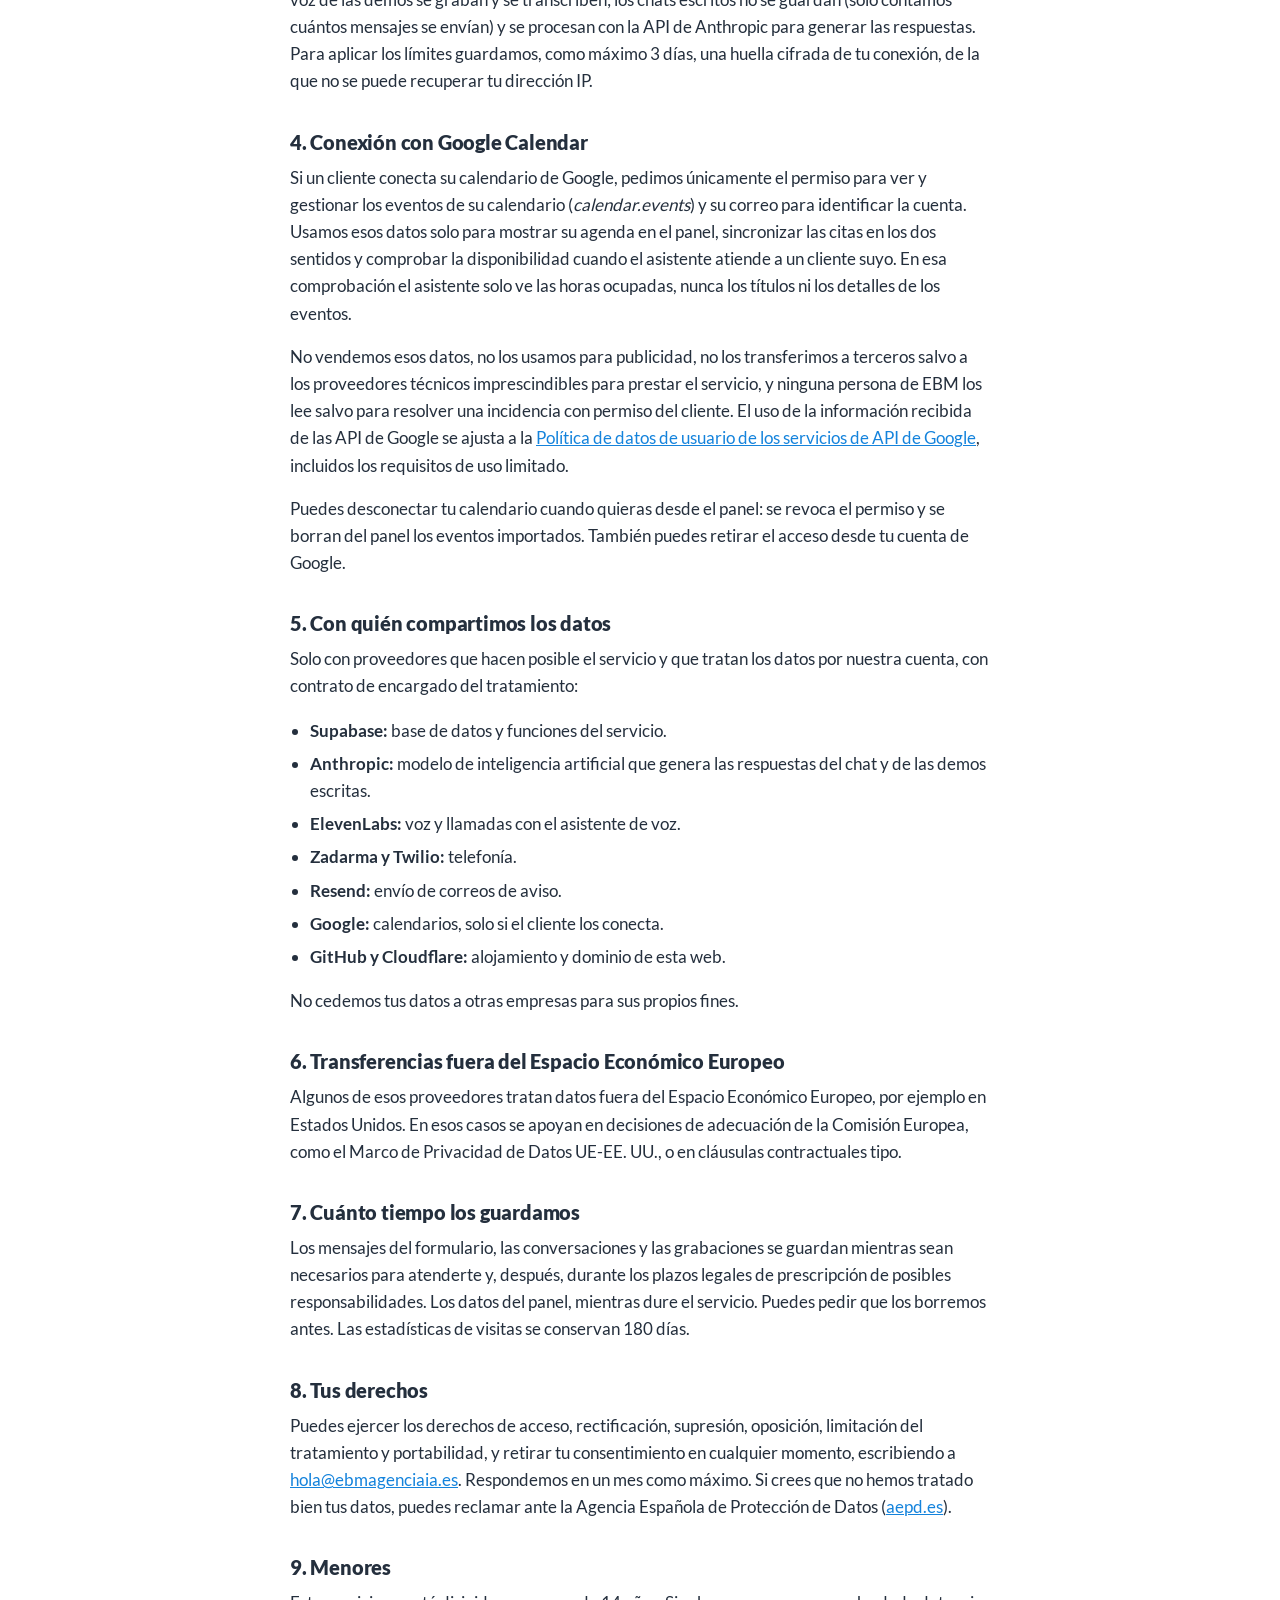
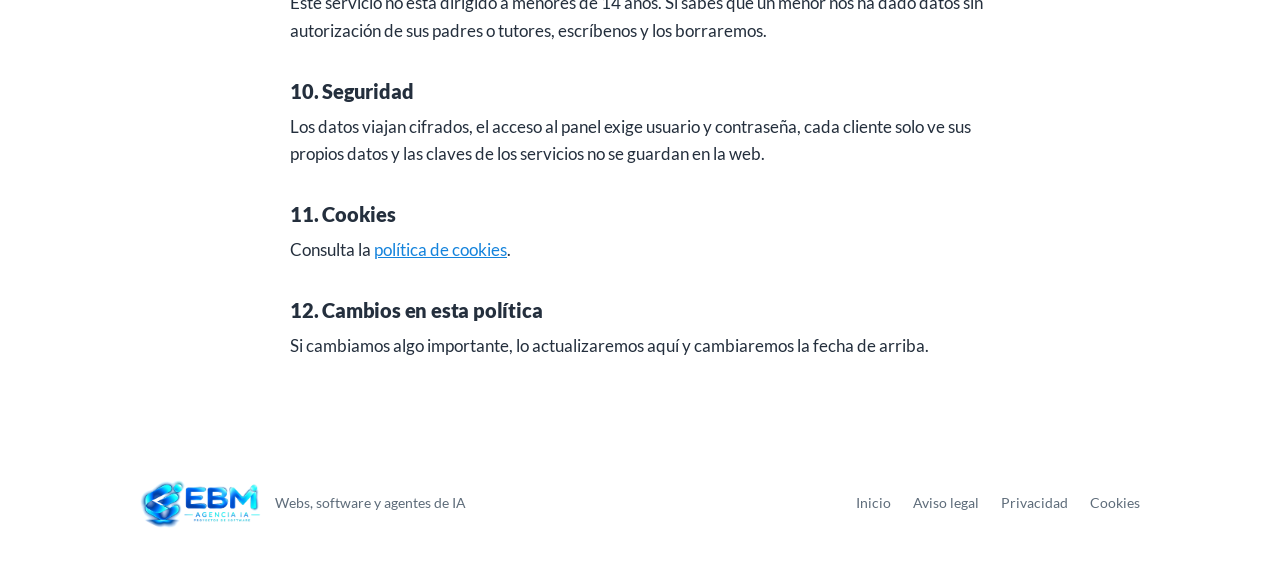
<file: privacidad.html>
<!doctype html>
<html lang="es">
<head>
  <meta charset="utf-8">
  <meta name="viewport" content="width=device-width, initial-scale=1">
  <title>Política de privacidad · EBM Agencia IA</title>
  <meta name="description" content="Cómo trata EBM Agencia IA los datos personales de la web, los asistentes de IA y la conexión con Google Calendar.">
  <link rel="canonical" href="https://ebmagenciaia.es/privacidad.html">
  <link rel="icon" href="/favicon.ico" sizes="48x48">
  <link rel="icon" type="image/png" href="/assets/favicon-192.png" sizes="192x192">
  <link rel="apple-touch-icon" href="/assets/apple-touch-icon.png">
  <link rel="stylesheet" href="css/fonts.css">
  <link rel="stylesheet" href="css/site.css">
  <style>
    .legal { max-width: 780px; padding-top: 48px; padding-bottom: 64px; }
    .legal h1 { margin-bottom: 8px; }
    .legal h2 { margin: 36px 0 10px; font-size: 20px; }
    .legal p, .legal li { color: var(--ink); }
    .legal ul { padding-left: 20px; display: flex; flex-direction: column; gap: 6px; }
    .legal .upd { color: var(--ink-soft); font-family: var(--mono); font-size: 12.5px; }
    .legal table { width: 100%; border-collapse: collapse; font-size: 14.5px; margin: 8px 0; }
    .legal th, .legal td { text-align: left; vertical-align: top; padding: 9px 10px; border-bottom: 1px solid var(--line); }
    .legal th { font-family: var(--mono); font-size: 11.5px; text-transform: uppercase; letter-spacing: .05em; color: var(--ink-soft); }
    .legal .scroll { overflow-x: auto; }
    @media (max-width: 640px) {
      .legal thead { display: none; }
      .legal table, .legal tbody, .legal tr, .legal td { display: block; width: 100%; }
      .legal tr { border: 1px solid var(--line); border-radius: 12px; padding: 6px 12px; margin-bottom: 12px; background: var(--surface); }
      .legal td { border: 0; padding: 6px 0; }
      .legal td::before { content: attr(data-label); display: block; font-family: var(--mono); font-size: 11px; text-transform: uppercase; letter-spacing: .05em; color: var(--ink-soft); }
    }
  </style>
</head>
<body>
  <header class="top">
    <div class="wrap navrow">
      <a class="brand" href="./" aria-label="EBM, inicio"><img src="assets/logo-ebm.png" alt="EBM"></a>
      <div class="nav-cta">
        <a class="btn small" href="admin/">Acceso clientes</a>
        <a class="btn primary small" href="./#contacto">Hablemos</a>
      </div>
    </div>
  </header>

  <main class="wrap legal">
    <h1>Política de privacidad</h1>
    <p class="upd">Última actualización: 2 de octubre de 2026</p>

    <h2>1. Quién es el responsable</h2>
    <p>Ernesto Bermejo, que actúa bajo la marca EBM Agencia IA (ebmagenciaia.es). Contacto para cualquier asunto de privacidad: <a href="mailto:hola@ebmagenciaia.es">hola@ebmagenciaia.es</a>.</p>
    <p>Cuando EBM presta sus servicios a un negocio cliente (por ejemplo, un asistente de IA en su web o en su teléfono), ese negocio es el responsable de los datos de las personas que hablan con su asistente, y EBM actúa como encargado del tratamiento, siguiendo sus instrucciones. Lo que pone en esta política sobre el chat, las llamadas y los calendarios describe cómo funciona la tecnología de EBM.</p>

    <h2>2. Qué datos tratamos, para qué y con qué base legal</h2>
    <div class="scroll"><table>
      <thead><tr><th>Dónde</th><th>Datos</th><th>Para qué</th><th>Base legal</th></tr></thead>
      <tbody>
        <tr><td data-label="Dónde">Formulario de contacto</td><td data-label="Datos">Nombre, correo, teléfono (opcional), interés y mensaje</td><td data-label="Para qué">Responderte</td><td data-label="Base legal">Tu consentimiento (art. 6.1.a RGPD)</td></tr>
        <tr><td data-label="Dónde">Chat con el asistente</td><td data-label="Datos">Lo que escribes, los datos de contacto que nos des y un identificador aleatorio del navegador</td><td data-label="Para qué">Atenderte, pasar tu consulta a una persona y avisar al equipo</td><td data-label="Base legal">Tu consentimiento y la aplicación de medidas a petición tuya (art. 6.1.a y 6.1.b)</td></tr>
        <tr><td data-label="Dónde">Llamadas con el asistente de voz</td><td data-label="Datos">Tu voz, la transcripción, tu número y los datos que des</td><td data-label="Para qué">Atenderte, avisar al equipo y mejorar el servicio</td><td data-label="Base legal">Tu consentimiento (art. 6.1.a)</td></tr>
        <tr><td data-label="Dónde">Panel de clientes</td><td data-label="Datos">Correo, contraseña (cifrada) y la actividad del asistente del cliente</td><td data-label="Para qué">Prestar el servicio contratado</td><td data-label="Base legal">Ejecución del contrato (art. 6.1.b)</td></tr>
        <tr><td data-label="Dónde">Visitas a la web</td><td data-label="Datos">Página visitada, dominio de procedencia, tipo de dispositivo y una huella que cambia cada día y no permite identificarte. No guardamos tu IP ni usamos cookies</td><td data-label="Para qué">Saber cuánta gente visita la web y qué páginas interesan</td><td data-label="Base legal">Interés legítimo (art. 6.1.f)</td></tr>
        <tr><td data-label="Dónde">Demos de la web</td><td data-label="Datos">Qué demo se usa y cuántas veces al día, y una huella diaria del navegador sin guardar tu IP</td><td data-label="Para qué">Limitar el abuso y contar los usos</td><td data-label="Base legal">Interés legítimo (art. 6.1.f)</td></tr>
        <tr><td data-label="Dónde">Sistema en general</td><td data-label="Datos">Registros técnicos y errores</td><td data-label="Para qué">Seguridad y buen funcionamiento</td><td data-label="Base legal">Interés legítimo (art. 6.1.f)</td></tr>
      </tbody>
    </table></div>
    <p>Los datos nos los das tú. No tomamos decisiones con efectos jurídicos sobre ti basadas únicamente en tratamientos automatizados.</p>

    <h2>3. Asistentes de inteligencia artificial</h2>
    <p>Los asistentes de chat y de voz son sistemas automáticos basados en inteligencia artificial. Si preguntas si hablas con una persona o con una máquina, te lo dicen. En cualquier momento puedes pedir que te atienda una persona. No les des datos que no quieras compartir, como datos de salud, contraseñas o datos bancarios.</p>
    <p>Las llamadas con asistentes de voz se graban y se transcriben. Si no quieres que se graben, no uses la voz y escríbenos por el formulario.</p>
    <p>Las demos de la web están limitadas a 2 de voz y 3 de texto por persona y día. Las llamadas de voz de las demos se graban y se transcriben; los chats escritos no se guardan (solo contamos cuántos mensajes se envían) y se procesan con la API de Anthropic para generar las respuestas. Para aplicar los límites guardamos, como máximo 3 días, una huella cifrada de tu conexión, de la que no se puede recuperar tu dirección IP.</p>

    <h2>4. Conexión con Google Calendar</h2>
    <p>Si un cliente conecta su calendario de Google, pedimos únicamente el permiso para ver y gestionar los eventos de su calendario (<em>calendar.events</em>) y su correo para identificar la cuenta. Usamos esos datos solo para mostrar su agenda en el panel, sincronizar las citas en los dos sentidos y comprobar la disponibilidad cuando el asistente atiende a un cliente suyo. En esa comprobación el asistente solo ve las horas ocupadas, nunca los títulos ni los detalles de los eventos.</p>
    <p>No vendemos esos datos, no los usamos para publicidad, no los transferimos a terceros salvo a los proveedores técnicos imprescindibles para prestar el servicio, y ninguna persona de EBM los lee salvo para resolver una incidencia con permiso del cliente. El uso de la información recibida de las API de Google se ajusta a la <a href="https://developers.google.com/terms/api-services-user-data-policy" rel="noopener">Política de datos de usuario de los servicios de API de Google</a>, incluidos los requisitos de uso limitado.</p>
    <p>Puedes desconectar tu calendario cuando quieras desde el panel: se revoca el permiso y se borran del panel los eventos importados. También puedes retirar el acceso desde tu cuenta de Google.</p>

    <h2>5. Con quién compartimos los datos</h2>
    <p>Solo con proveedores que hacen posible el servicio y que tratan los datos por nuestra cuenta, con contrato de encargado del tratamiento:</p>
    <ul>
      <li><strong>Supabase:</strong> base de datos y funciones del servicio.</li>
      <li><strong>Anthropic:</strong> modelo de inteligencia artificial que genera las respuestas del chat y de las demos escritas.</li>
      <li><strong>ElevenLabs:</strong> voz y llamadas con el asistente de voz.</li>
      <li><strong>Zadarma y Twilio:</strong> telefonía.</li>
      <li><strong>Resend:</strong> envío de correos de aviso.</li>
      <li><strong>Google:</strong> calendarios, solo si el cliente los conecta.</li>
      <li><strong>GitHub y Cloudflare:</strong> alojamiento y dominio de esta web.</li>
    </ul>
    <p>No cedemos tus datos a otras empresas para sus propios fines.</p>

    <h2>6. Transferencias fuera del Espacio Económico Europeo</h2>
    <p>Algunos de esos proveedores tratan datos fuera del Espacio Económico Europeo, por ejemplo en Estados Unidos. En esos casos se apoyan en decisiones de adecuación de la Comisión Europea, como el Marco de Privacidad de Datos UE-EE. UU., o en cláusulas contractuales tipo.</p>

    <h2>7. Cuánto tiempo los guardamos</h2>
    <p>Los mensajes del formulario, las conversaciones y las grabaciones se guardan mientras sean necesarios para atenderte y, después, durante los plazos legales de prescripción de posibles responsabilidades. Los datos del panel, mientras dure el servicio. Puedes pedir que los borremos antes. Las estadísticas de visitas se conservan 180 días.</p>

    <h2>8. Tus derechos</h2>
    <p>Puedes ejercer los derechos de acceso, rectificación, supresión, oposición, limitación del tratamiento y portabilidad, y retirar tu consentimiento en cualquier momento, escribiendo a <a href="mailto:hola@ebmagenciaia.es">hola@ebmagenciaia.es</a>. Respondemos en un mes como máximo. Si crees que no hemos tratado bien tus datos, puedes reclamar ante la Agencia Española de Protección de Datos (<a href="https://www.aepd.es" rel="noopener">aepd.es</a>).</p>

    <h2>9. Menores</h2>
    <p>Este servicio no está dirigido a menores de 14 años. Si sabes que un menor nos ha dado datos sin autorización de sus padres o tutores, escríbenos y los borraremos.</p>

    <h2>10. Seguridad</h2>
    <p>Los datos viajan cifrados, el acceso al panel exige usuario y contraseña, cada cliente solo ve sus propios datos y las claves de los servicios no se guardan en la web.</p>

    <h2>11. Cookies</h2>
    <p>Consulta la <a href="cookies.html">política de cookies</a>.</p>

    <h2>12. Cambios en esta política</h2>
    <p>Si cambiamos algo importante, lo actualizaremos aquí y cambiaremos la fecha de arriba.</p>

  </main>

  <footer>
    <div class="wrap foot-row">
      <div class="foot-brand"><img src="assets/logo-ebm.png" alt="EBM"><span>Webs, software y agentes de IA</span></div>
      <div class="foot-links">
        <a href="./">Inicio</a>
        <a href="aviso-legal.html">Aviso legal</a>
        <a href="privacidad.html">Privacidad</a>
        <a href="cookies.html">Cookies</a>
      </div>
    </div>
  </footer>
  <script src="js/track.js?v=1" defer></script>
</body>
</html>
</file>
<file: css/fonts.css>
/* Fuentes alojadas en esta web: no se pide nada a Google. */
@font-face { font-family: "Lato"; font-style: normal; font-weight: 300; font-display: swap; src: url("../assets/fonts/lato-latin-300-normal.woff2") format("woff2"); }
@font-face { font-family: "Lato"; font-style: normal; font-weight: 400; font-display: swap; src: url("../assets/fonts/lato-latin-400-normal.woff2") format("woff2"); }
@font-face { font-family: "Lato"; font-style: normal; font-weight: 700; font-display: swap; src: url("../assets/fonts/lato-latin-700-normal.woff2") format("woff2"); }
@font-face { font-family: "Lato"; font-style: normal; font-weight: 900; font-display: swap; src: url("../assets/fonts/lato-latin-900-normal.woff2") format("woff2"); }
@font-face { font-family: "Space Mono"; font-style: normal; font-weight: 400; font-display: swap; src: url("../assets/fonts/space-mono-latin-400-normal.woff2") format("woff2"); }
@font-face { font-family: "Space Mono"; font-style: normal; font-weight: 700; font-display: swap; src: url("../assets/fonts/space-mono-latin-700-normal.woff2") format("woff2"); }
/* Montserrat y Cormorant Garamond: tipografías del manual de marca de DZZERO (panel del cliente). */
@font-face { font-family: "Montserrat"; font-style: normal; font-weight: 400; font-display: swap; src: url("../assets/fonts/montserrat-latin-400-normal.woff2") format("woff2"); }
@font-face { font-family: "Montserrat"; font-style: normal; font-weight: 500; font-display: swap; src: url("../assets/fonts/montserrat-latin-500-normal.woff2") format("woff2"); }
@font-face { font-family: "Montserrat"; font-style: normal; font-weight: 600; font-display: swap; src: url("../assets/fonts/montserrat-latin-600-normal.woff2") format("woff2"); }
@font-face { font-family: "Montserrat"; font-style: normal; font-weight: 700; font-display: swap; src: url("../assets/fonts/montserrat-latin-700-normal.woff2") format("woff2"); }
@font-face { font-family: "Cormorant Garamond"; font-style: normal; font-weight: 500; font-display: swap; src: url("../assets/fonts/cormorant-garamond-latin-500-normal.woff2") format("woff2"); }
@font-face { font-family: "Cormorant Garamond"; font-style: normal; font-weight: 600; font-display: swap; src: url("../assets/fonts/cormorant-garamond-latin-600-normal.woff2") format("woff2"); }
@font-face { font-family: "Cormorant Garamond"; font-style: normal; font-weight: 700; font-display: swap; src: url("../assets/fonts/cormorant-garamond-latin-700-normal.woff2") format("woff2"); }
</file>
<file: css/site.css>
/* Web pública de EBM. Blanco dominante, gris pizarra para el texto, azul
   eléctrico como acento. Lato para todo; Space Mono solo en detalles técnicos. */
:root {
  --bg: #FFFFFF;
  --surface: #F3F6FA;
  --ink: #242F3D;
  --ink-soft: #5E6C7A;
  --line: #E1E7EE;
  --blue: #1483DC;
  --blue-strong: #0D6BB8;
  --blue-wash: #E8F3FD;
  --cyan: #17D6E0;
  --navy: #12294A;
  --red: #C24545;
  --panel-bg: #0E2038;
  --panel-ink: #EAF1F8;
  --panel-ink-soft: #93A9BE;
  --panel-line: #22405F;
  --shadow: 0 20px 45px -25px rgba(18, 41, 74, .35);
  --mono: "Space Mono", ui-monospace, Menlo, monospace;
}

* { box-sizing: border-box; }
html { scroll-behavior: smooth; scroll-padding-top: 76px; }
@media (prefers-reduced-motion: reduce) { html { scroll-behavior: auto; } }

body {
  margin: 0;
  background: var(--bg);
  color: var(--ink);
  font: 400 17px/1.6 "Lato", -apple-system, "Segoe UI", Arial, sans-serif;
  -webkit-font-smoothing: antialiased;
}

img { max-width: 100%; height: auto; display: block; }
a { color: var(--blue); }
.wrap { max-width: 1080px; margin: 0 auto; padding: 0 20px; }
@media (min-width: 640px) { .wrap { padding: 0 40px; } }

h1, h2, h3 { font-weight: 900; letter-spacing: -.01em; text-wrap: balance; margin: 0; }
h2 { font-size: clamp(26px, 4vw, 38px); line-height: 1.15; margin-bottom: 14px; }
h3 { font-size: 19px; line-height: 1.3; }
p { margin: 0 0 16px; }

/* ---------- botones ---------- */
.btn {
  display: inline-block; font: inherit; font-weight: 700; font-size: 16px; text-decoration: none; cursor: pointer;
  padding: 13px 22px; border-radius: 9px;
  border: 1px solid var(--line); background: var(--bg); color: var(--ink);
}
.btn:hover { border-color: var(--ink-soft); }
.btn.primary { background: var(--blue); border-color: var(--blue); color: #fff; }
.btn.primary:hover { background: var(--blue-strong); border-color: var(--blue-strong); }
.btn.small { padding: 9px 16px; font-size: 14.5px; }
.btn:disabled { opacity: .6; cursor: default; }
:focus-visible { outline: 2px solid var(--blue); outline-offset: 2px; }

/* ---------- cabecera ---------- */
header.top {
  position: sticky; top: 0; z-index: 50;
  background: color-mix(in srgb, var(--bg) 90%, transparent);
  backdrop-filter: blur(10px);
  border-bottom: 1px solid var(--line);
}
.navrow { display: flex; align-items: center; justify-content: space-between; gap: 16px; padding-top: 8px; padding-bottom: 8px; }
.brand img { height: 52px; width: auto; }
nav.links { display: flex; gap: 24px; }
nav.links a {
  color: var(--ink-soft); text-decoration: none; font-size: 15px; font-weight: 700;
  white-space: nowrap;
}
nav.links a:hover { color: var(--blue); }
@media (max-width: 760px) { nav.links { display: none; } }

/* ---------- portada ---------- */
.hero { position: relative; padding: 72px 0 76px; overflow: hidden; border-bottom: 1px solid var(--line); }
.hero-grid { position: relative; display: grid; grid-template-columns: minmax(0, 1.15fr) minmax(0, .85fr); gap: 48px; align-items: center; }
.hero h1 { font-size: clamp(34px, 5.6vw, 56px); line-height: 1.06; margin: 0 0 18px; }
.hero h1 em { font-style: normal; color: var(--blue); }
.lead { font-size: 19px; font-weight: 300; color: var(--ink-soft); max-width: 52ch; margin-bottom: 30px; }
.cta-row { display: flex; gap: 12px; flex-wrap: wrap; }

.hero-photo { width: 100%; aspect-ratio: 4 / 5; object-fit: cover; object-position: 42% 20%; border-radius: 18px; box-shadow: var(--shadow); }

@media (max-width: 860px) {
  .hero { padding: 48px 0 56px; }
  .hero-grid { grid-template-columns: minmax(0, 1fr); gap: 36px; }
  .hero-photo { aspect-ratio: 4 / 3; object-position: 40% 18%; }
}

/* ---------- secciones ---------- */
.block { padding: 76px 0; border-bottom: 1px solid var(--line); }
.block.tint { background: var(--surface); }
.kicker { margin-bottom: 8px; }
.kicker .label { color: var(--blue-strong); font-size: 16px; font-weight: 700; }
.dek { color: var(--ink-soft); max-width: 60ch; margin-bottom: 40px; }
@media (max-width: 640px) { .block { padding: 56px 0; } }

/* ---------- casos de éxito ---------- */
.cases { display: grid; grid-template-columns: repeat(3, minmax(0, 1fr)); gap: 18px; }
.case { display: flex; flex-direction: column; border: 1px solid var(--line); border-radius: 14px; overflow: hidden; background: var(--bg); }
.case img { width: 100%; aspect-ratio: 735 / 456; object-fit: cover; object-position: top; border-bottom: 1px solid var(--line); }
.case-body { display: flex; flex-direction: column; gap: 8px; padding: 20px 22px 22px; flex: 1; }
.case .tag { font-size: 14px; font-weight: 700; color: var(--blue-strong); }
.case p { margin: 0; font-size: 15px; color: var(--ink-soft); }
.case-link { margin-top: auto; padding-top: 8px; font-size: 15px; font-weight: 700; text-decoration: none; }
.case-link:hover { text-decoration: underline; }
@media (max-width: 900px) { .cases { grid-template-columns: minmax(0, 1fr); max-width: 520px; } }

/* ---------- servicios ---------- */
.services { display: grid; grid-template-columns: repeat(2, minmax(0, 1fr)); gap: 18px; }
.service { border: 1px solid var(--line); border-radius: 14px; padding: 28px 26px; background: var(--bg); }
.service .ic {
  display: inline-flex; align-items: center; justify-content: center; min-width: 44px; height: 44px; padding: 0 10px;
  border-radius: 10px; background: var(--blue-wash); color: var(--blue-strong);
}
.service .ic svg { display: block; }
.service h3 { font-size: 21px; margin: 18px 0 8px; }
.service p { color: var(--ink-soft); font-size: 16px; }
.service ul { margin: 0; padding: 0; list-style: none; font-size: 15px; }
.service li { padding: 7px 0 7px 22px; position: relative; border-top: 1px solid var(--line); }
.service li::before { content: ""; position: absolute; left: 2px; top: 16px; width: 8px; height: 8px; border-radius: 2px; background: var(--blue); }
.service.featured { background: var(--navy); border-color: var(--navy); color: #fff; }
.service.featured .ic { background: color-mix(in srgb, var(--cyan) 18%, transparent); color: var(--cyan); }
.service.featured p { color: #C6D3E2; }
.service.featured li { border-color: #2A4468; }
.service.featured li::before { background: var(--cyan); }
@media (max-width: 760px) { .services { grid-template-columns: minmax(0, 1fr); } }

/* ---------- trabajos ---------- */
.projects { display: grid; grid-template-columns: repeat(2, minmax(0, 1fr)); gap: 16px; }
.proj { display: flex; gap: 16px; align-items: flex-start; border: 1px solid var(--line); border-radius: 14px; padding: 22px; background: var(--bg); }
.proj .ic {
  flex: none; width: 44px; height: 44px; border-radius: 10px; background: var(--blue-wash); color: var(--blue-strong);
  display: flex; align-items: center; justify-content: center; font-family: var(--mono); font-weight: 700; font-size: 14px;
}
.proj h3 { font-size: 17px; margin-bottom: 4px; }
.proj p { margin: 0; font-size: 15px; color: var(--ink-soft); }
@media (max-width: 700px) { .projects { grid-template-columns: minmax(0, 1fr); } }

/* ---------- proceso ---------- */
.wide-photo { width: 100%; aspect-ratio: 16 / 8; object-fit: cover; object-position: 50% 22%; border-radius: 16px; margin: 24px 0 36px; box-shadow: var(--shadow); }
.steps { list-style: none; margin: 0; padding: 0; display: grid; grid-template-columns: repeat(4, minmax(0, 1fr)); gap: 1px; background: var(--line); border: 1px solid var(--line); border-radius: 14px; overflow: hidden; }
.steps li { background: var(--bg); padding: 26px 22px; }
.steps .n {
  display: inline-flex; align-items: center; justify-content: center; width: 30px; height: 30px; border-radius: 8px;
  background: var(--blue-wash); color: var(--blue-strong); font-weight: 900; font-size: 15px;
}
.steps h3 { margin: 16px 0 8px; }
.steps p { margin: 0; font-size: 15px; color: var(--ink-soft); }
@media (max-width: 860px) { .steps { grid-template-columns: repeat(2, minmax(0, 1fr)); } .wide-photo { aspect-ratio: 4 / 3; } }
@media (max-width: 480px) { .steps { grid-template-columns: minmax(0, 1fr); } }

/* ---------- sobre mí ---------- */
.about { display: grid; grid-template-columns: minmax(0, 1.2fr) minmax(0, .8fr); gap: 56px; align-items: center; }
.about p { color: var(--ink-soft); max-width: 54ch; }
.about .btn { margin-top: 8px; }
.portrait { width: 100%; max-width: 380px; aspect-ratio: 1; object-fit: cover; border-radius: 18px; box-shadow: var(--shadow); justify-self: end; }
@media (max-width: 760px) {
  .about { grid-template-columns: minmax(0, 1fr); gap: 32px; }
  .portrait { order: -1; justify-self: start; max-width: 260px; }
}

/* ---------- contacto ---------- */
.contact { display: grid; grid-template-columns: minmax(0, .8fr) minmax(0, 1.2fr); gap: 48px; align-items: start; }
.contact .dek { margin-bottom: 0; }
.form { display: flex; flex-direction: column; gap: 16px; border: 1px solid var(--line); border-radius: 16px; padding: 28px; box-shadow: var(--shadow); background: var(--bg); }
.grid2 { display: grid; grid-template-columns: repeat(2, minmax(0, 1fr)); gap: 16px; }
.field { display: flex; flex-direction: column; gap: 6px; }
.field > span { font-size: 14px; font-weight: 700; }
.field small { font-weight: 400; color: var(--ink-soft); }
input, select, textarea {
  font: inherit; font-size: 16px; color: var(--ink); width: 100%; padding: 11px 12px;
  border: 1px solid var(--line); border-radius: 9px; background: var(--bg);
}
textarea { resize: vertical; line-height: 1.5; }
input:focus, select:focus, textarea:focus { outline: 2px solid var(--blue); outline-offset: 0; border-color: var(--blue); }
.check { display: flex; gap: 10px; align-items: flex-start; font-size: 14.5px; color: var(--ink-soft); }
.check input { width: 20px; height: 20px; flex: none; margin: 2px 0 0; padding: 0; accent-color: var(--blue); }
.hp { position: absolute; left: -9999px; width: 1px; height: 1px; overflow: hidden; }
.form .btn { align-self: flex-start; }
.form-note { margin: 0; min-height: 1.6em; font-size: 15px; color: var(--ink-soft); }
.form-note.ok { color: var(--blue-strong); font-weight: 700; }
.form-note.error { color: var(--red); }
@media (max-width: 860px) { .contact { grid-template-columns: minmax(0, 1fr); gap: 28px; } }
@media (max-width: 520px) { .grid2 { grid-template-columns: minmax(0, 1fr); } .form { padding: 20px; } }

/* ---------- pie ---------- */
footer { padding: 40px 0 48px; }
.foot-row { display: flex; align-items: center; justify-content: space-between; flex-wrap: wrap; gap: 18px; }
.foot-brand { display: flex; align-items: center; gap: 14px; font-size: 14px; color: var(--ink-soft); }
.foot-brand img { height: 48px; width: auto; }
.foot-links { display: flex; gap: 22px; font-size: 14px; }
.foot-links a { color: var(--ink-soft); text-decoration: none; }
.foot-links a:hover { color: var(--blue); }

::selection { background: var(--blue); color: #fff; }

/* ---------- demos de voz ---------- */
.demos { display: grid; grid-template-columns: repeat(4, minmax(0, 1fr)); gap: 16px; }
.demo { display: flex; flex-direction: column; gap: 14px; padding: 20px; border: 1px solid var(--line); border-radius: 14px; background: var(--bg); }
.demo-head { display: flex; align-items: center; gap: 12px; }
.demo-head h3 { margin: 0; font-size: 18px; }
.demo-head p { margin: 0; color: var(--ink-soft); font-size: 14px; }
.demo .avatar { flex: none; display: grid; place-items: center; width: 44px; height: 44px; border-radius: 50%; background: var(--blue-wash); color: var(--blue-strong); font-weight: 900; font-size: 18px; }
.demo-try { margin: 0; color: var(--ink-soft); font-size: 14px; font-style: italic; flex: 1; }
.demo-call { width: 100%; justify-content: center; }
.demo.live { border-color: var(--blue); box-shadow: var(--shadow); }
.demo.live .demo-call { background: var(--red); border-color: var(--red); }
.demo.live .avatar { animation: demo-pulse 1.4s ease-in-out infinite; }
.demo.speaking .avatar { background: var(--blue); color: #fff; }
.demo-status { margin: 0; min-height: 1.4em; font-size: 13px; color: var(--ink-soft); }
.demo-phone { margin-top: 24px; font-weight: 700; }
@keyframes demo-pulse { 50% { box-shadow: 0 0 0 8px color-mix(in srgb, var(--blue) 18%, transparent); } }
@media (max-width: 980px) { .demos { grid-template-columns: repeat(2, minmax(0, 1fr)); } }
@media (max-width: 560px) { .demos { grid-template-columns: minmax(0, 1fr); } }
@media (prefers-reduced-motion: reduce) { .demo.live .avatar { animation: none; } }

/* ---------- acceso de clientes en la cabecera ---------- */
.nav-cta { display: flex; align-items: center; gap: 10px; }
@media (max-width: 520px) {
  .brand img { height: 40px; }
  .nav-cta { gap: 6px; }
  .nav-cta .btn.small { padding: 9px 12px; font-size: 13px; }
}

.demo-note { margin-top: 18px; color: var(--ink-soft); font-size: 13.5px; max-width: 62ch; }
.demo-note a { color: inherit; }

.demo-status a { color: var(--blue-strong); font-weight: 700; }

/* ---------- demos de texto ---------- */
.demo-write { width: 100%; justify-content: center; margin-top: -4px; }
.demo.live .demo-write { display: none; }
.demo-chat { width: min(520px, calc(100vw - 24px)); max-height: calc(100dvh - 24px); padding: 0; border: 1px solid var(--line); border-radius: 16px; background: var(--bg); box-shadow: var(--shadow); color: var(--ink); }
.demo-chat[open] { display: flex; flex-direction: column; }
.demo-chat::backdrop { background: rgba(16, 28, 44, .55); }
.demo-chat header { display: flex; align-items: center; gap: 12px; padding: 14px 16px; border-bottom: 1px solid var(--line); }
.demo-chat header h3 { margin: 0; font-size: 17px; }
.demo-chat header p { margin: 0; color: var(--ink-soft); font-size: 13px; }
.demo-chat .avatar { flex: none; display: grid; place-items: center; width: 40px; height: 40px; border-radius: 50%; background: var(--blue-wash); color: var(--blue-strong); font-weight: 900; }
.demo-chat-close { margin-left: auto; width: 36px; height: 36px; border: 0; border-radius: 50%; background: none; font-size: 26px; line-height: 1; color: var(--ink-soft); cursor: pointer; }
.demo-msgs { list-style: none; margin: 0; padding: 14px 16px; display: flex; flex-direction: column; gap: 8px; overflow-y: auto; min-height: 220px; max-height: 52dvh; }
.demo-msgs li { max-width: 85%; padding: 9px 13px; border-radius: 14px; font-size: 15px; line-height: 1.4; overflow-wrap: anywhere; }
.demo-msgs .ai { align-self: flex-start; background: var(--blue-wash); border-bottom-left-radius: 4px; }
.demo-msgs .me { align-self: flex-end; background: var(--blue-strong); color: #fff; border-bottom-right-radius: 4px; }
.demo-msgs .typing { color: var(--ink-soft); font-style: italic; }
.demo-form { display: flex; gap: 8px; padding: 12px 16px 6px; }
.demo-form input { flex: 1; min-width: 0; padding: 11px 12px; border: 1px solid var(--line); border-radius: 10px; font: inherit; font-size: 16px; background: #fff; color: var(--ink); }
.demo-chat .demo-status { padding: 0 16px 14px; }
@media (max-width: 560px) { .demo-chat { width: calc(100vw - 16px); } }
</file>
